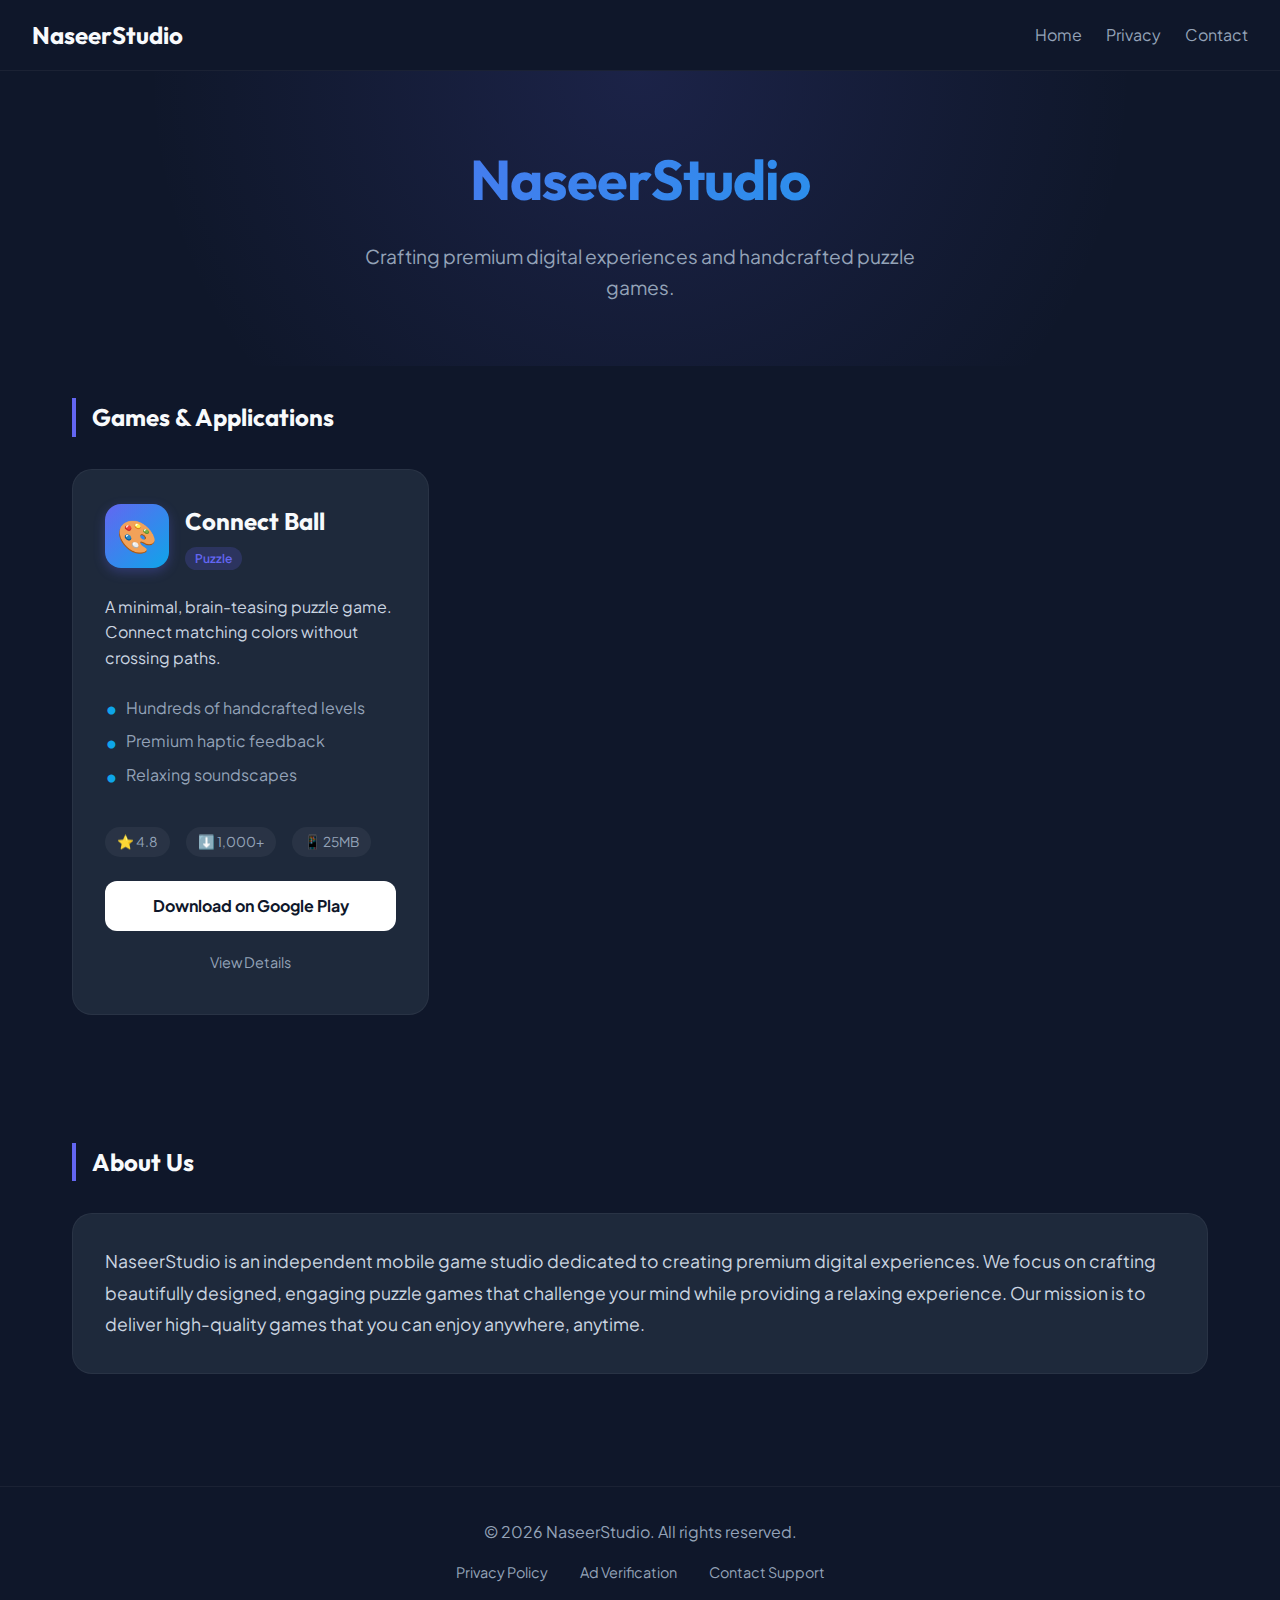
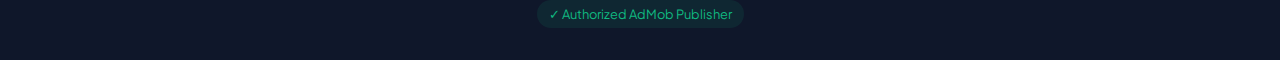
<file: index.html>
<!DOCTYPE html>
<html lang="en">
<head>
    <meta charset="UTF-8">
    <meta name="viewport" content="width=device-width, initial-scale=1.0">
    <title>NaseerStudio | Premium Mobile Games & Apps</title>
    <meta name="description" content="NaseerStudio - Creating premium mobile games and digital experiences. Download Connect Ball and more on Google Play Store.">
    <meta name="keywords" content="mobile games, puzzle games, android games, connect ball, naseerstudio, casual games">
    <meta name="author" content="NaseerStudio">
    <meta name="robots" content="index, follow">
    
    <!-- Canonical URL -->
    <link rel="canonical" href="https://abdalrohman.github.io/naseerstudio/">
    
    <!-- Open Graph / Facebook -->
    <meta property="og:type" content="website">
    <meta property="og:url" content="https://abdalrohman.github.io/naseerstudio/">
    <meta property="og:title" content="NaseerStudio | Premium Mobile Games & Apps">
    <meta property="og:description" content="Crafting premium digital experiences and handcrafted puzzle games. Download our apps on Google Play Store.">
    <meta property="og:image" content="https://abdalrohman.github.io/naseerstudio/assets/studio/og-image.png">
    
    <!-- Twitter -->
    <meta property="twitter:card" content="summary_large_image">
    <meta property="twitter:url" content="https://abdalrohman.github.io/naseerstudio/">
    <meta property="twitter:title" content="NaseerStudio | Premium Mobile Games & Apps">
    <meta property="twitter:description" content="Crafting premium digital experiences and handcrafted puzzle games.">
    <meta property="twitter:image" content="https://abdalrohman.github.io/naseerstudio/assets/studio/og-image.png">
    
    <!-- Favicon -->
    <link rel="icon" type="image/svg+xml" href="data:image/svg+xml,<svg xmlns='http://www.w3.org/2000/svg' viewBox='0 0 100 100'><text y='.9em' font-size='90'>🎮</text></svg>">
    
    <!-- Google Fonts -->
    <link rel="preconnect" href="https://fonts.googleapis.com">
    <link rel="preconnect" href="https://fonts.gstatic.com" crossorigin>
    <link href="https://fonts.googleapis.com/css2?family=Outfit:wght@300;500;700&family=Plus+Jakarta+Sans:wght@400;500;600&display=swap" rel="stylesheet">
    
    <!-- Styles -->
    <link rel="stylesheet" href="css/styles.css">
    
    <!-- Structured Data -->
    <script type="application/ld+json">
    {
        "@context": "https://schema.org",
        "@type": "Organization",
        "name": "NaseerStudio",
        "url": "https://abdalrohman.github.io/naseerstudio",
        "logo": "https://abdalrohman.github.io/naseerstudio/assets/studio/logo.png",
        "description": "Crafting premium digital experiences and handcrafted puzzle games",
        "email": "naseer.studio.official@gmail.com",
        "foundingDate": "2026",
        "sameAs": [
            "https://play.google.com/store/apps/dev?id=YOUR_DEV_ID"
        ],
        "publisher": {
            "@type": "Organization",
            "name": "NaseerStudio"
        }
    }
    </script>
    
    <!-- Google Analytics 4 - DISABLED (not configured yet)
    <script async src="https://www.googletagmanager.com/gtag/js?id=GA_MEASUREMENT_ID"></script>
    <script>
        window.dataLayer = window.dataLayer || [];
        function gtag(){dataLayer.push(arguments);}
        gtag('js', new Date());
        gtag('config', 'GA_MEASUREMENT_ID');
    </script>
    -->
</head>

<body>
    <!-- Navigation -->
    <nav>
        <a href="./" class="nav-logo">NaseerStudio</a>
        <div class="nav-links">
            <a href="./">Home</a>
            <a href="./privacy_policy.html">Privacy</a>
            <a href="mailto:naseer.studio.official@gmail.com">Contact</a>
        </div>
    </nav>

    <!-- Hero Section -->
    <header>
        <h1>NaseerStudio</h1>
        <p class="tagline">Crafting premium digital experiences and handcrafted puzzle games.</p>
    </header>

    <!-- Main Content -->
    <div class="container">
        <h2 class="section-title">Games & Applications</h2>
        
        <!-- Apps Grid - Dynamically Loaded -->
        <div class="games-grid" id="appsGrid">
            <!-- Apps will be loaded dynamically from apps.json -->
            <div class="loading">Loading apps...</div>
        </div>
    </div>

    <!-- About Section -->
    <div class="container" style="margin-top: 4rem;">
        <h2 class="section-title">About Us</h2>
        <div style="background: var(--card-bg); padding: 2rem; border-radius: 20px; border: 1px solid var(--border-color);">
            <p style="color: #cbd5e1; font-size: 1.1rem; line-height: 1.8;">
                NaseerStudio is an independent mobile game studio dedicated to creating premium digital experiences. 
                We focus on crafting beautifully designed, engaging puzzle games that challenge your mind while providing 
                a relaxing experience. Our mission is to deliver high-quality games that you can enjoy anywhere, anytime.
            </p>
        </div>
    </div>

    <!-- Footer -->
    <footer>
        <p>&copy; <span id="year">2026</span> NaseerStudio. All rights reserved.</p>
        <div class="footer-links">
            <a href="privacy_policy.html">Privacy Policy</a>
            <a href="app-ads.txt">Ad Verification</a>
            <a href="mailto:naseer.studio.official@gmail.com">Contact Support</a>
        </div>
        <div class="verified-badge">
            ✓ Authorized AdMob Publisher
        </div>
    </footer>

    <!-- Scripts -->
    <script src="js/app-loader.js"></script>
    <script>
        // Update copyright year dynamically
        document.getElementById('year').textContent = new Date().getFullYear();
        
        // Initialize app loading
        document.addEventListener('DOMContentLoaded', function() {
            AppLoader.renderApps('#appsGrid');
        });
    </script>
</body>
</html>
</file>
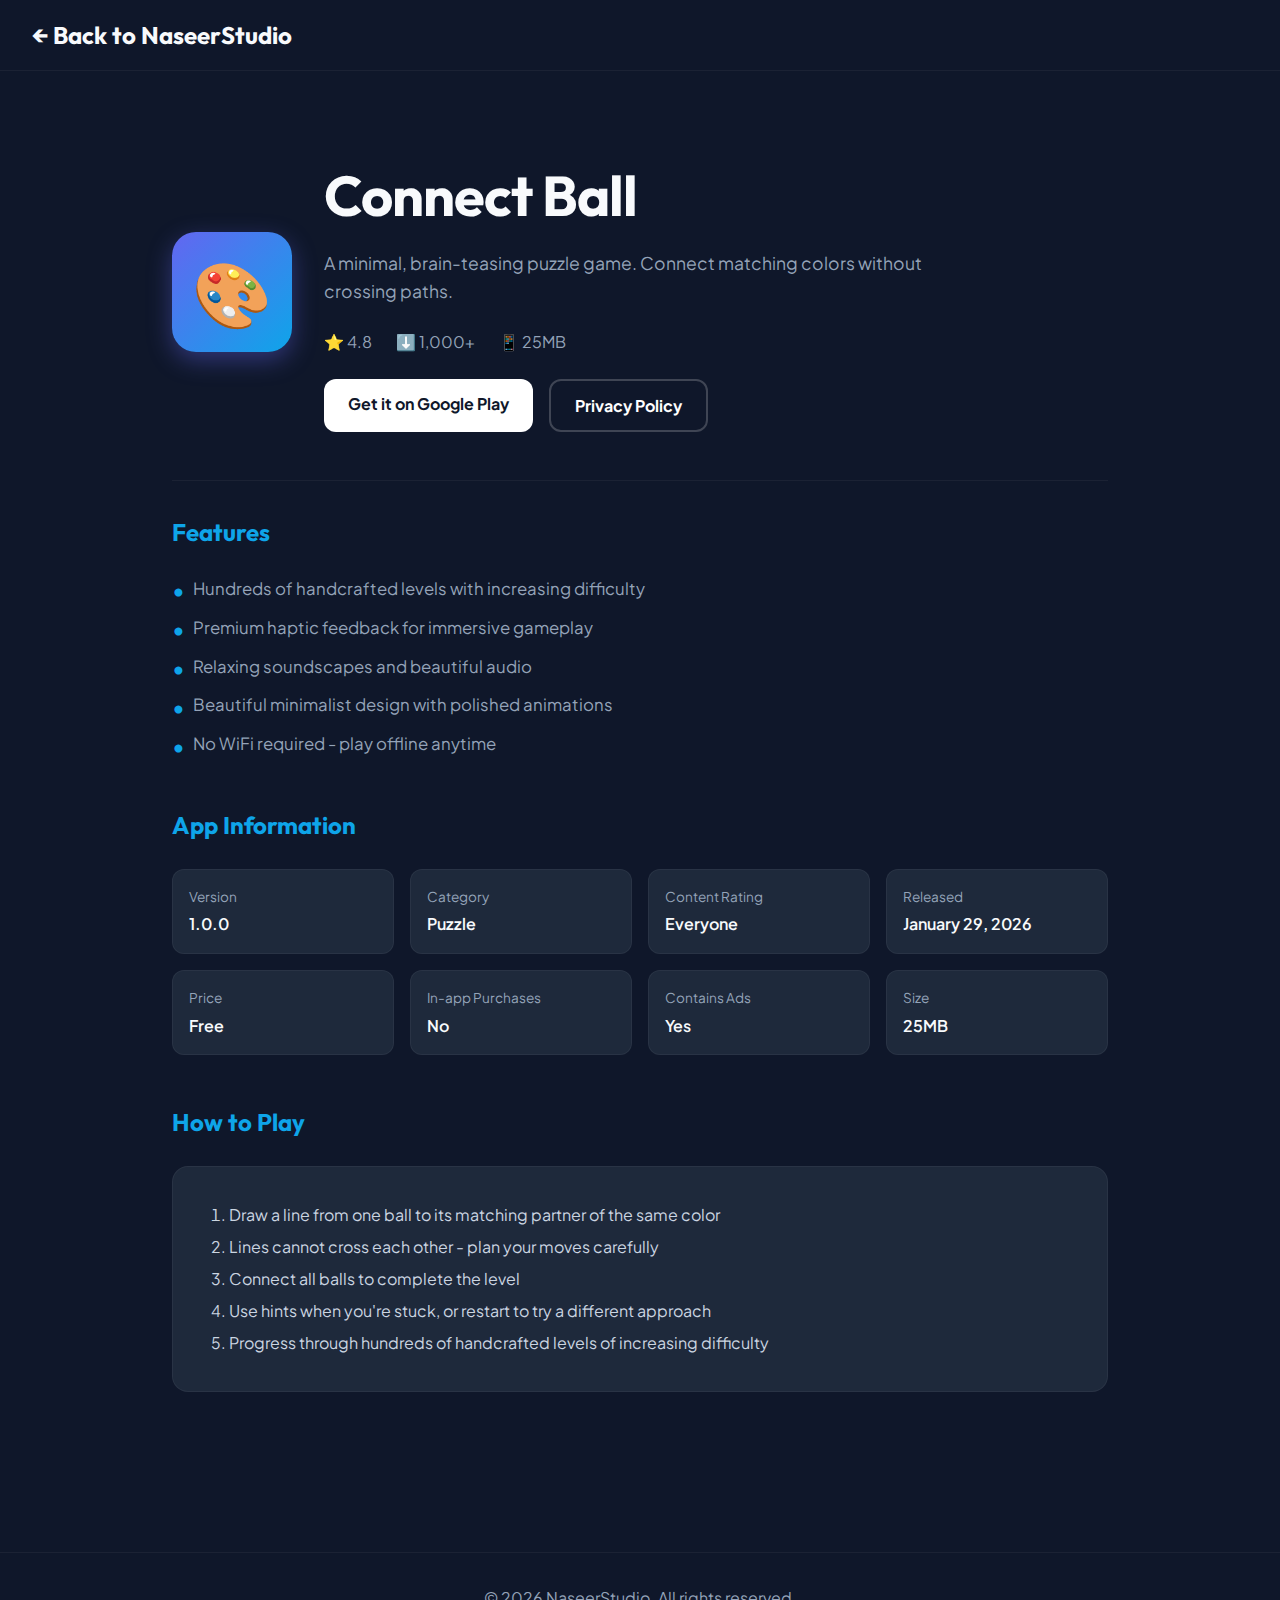
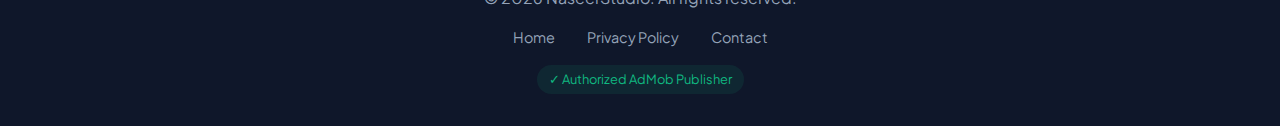
<file: apps/connect-ball/index.html>
<!DOCTYPE html>
<html lang="en">
<head>
    <meta charset="UTF-8">
    <meta name="viewport" content="width=device-width, initial-scale=1.0">
    <title>Connect Ball | NaseerStudio</title>
    <meta name="description" content="Connect Ball - A minimal, brain-teasing puzzle game. Connect matching colors without crossing paths. Download now on Google Play Store.">
    <meta name="keywords" content="connect ball, puzzle game, mobile game, brain teaser, line drawing, naseerstudio">
    <meta name="author" content="NaseerStudio">
    <meta name="robots" content="index, follow">
    
    <!-- Canonical URL -->
    <link rel="canonical" href="https://abdalrohman.github.io/naseerstudio/apps/connect-ball/">
    
    <!-- Open Graph -->
    <meta property="og:type" content="website">
    <meta property="og:url" content="https://abdalrohman.github.io/naseerstudio/apps/connect-ball/">
    <meta property="og:title" content="Connect Ball | Brain-Teasing Puzzle Game">
    <meta property="og:description" content="Connect matching colors without crossing paths. Hundreds of handcrafted levels await!">
    <meta property="og:image" content="https://abdalrohman.github.io/naseerstudio/assets/apps/connect-ball/og-image.png">
    
    <!-- Twitter -->
    <meta property="twitter:card" content="summary_large_image">
    <meta property="twitter:url" content="https://abdalrohman.github.io/naseerstudio/apps/connect-ball/">
    <meta property="twitter:title" content="Connect Ball | Brain-Teasing Puzzle Game">
    <meta property="twitter:description" content="Connect matching colors without crossing paths.">
    <meta property="twitter:image" content="https://abdalrohman.github.io/naseerstudio/assets/apps/connect-ball/og-image.png">
    
    <!-- Favicon -->
    <link rel="icon" type="image/svg+xml" href="data:image/svg+xml,<svg xmlns='http://www.w3.org/2000/svg' viewBox='0 0 100 100'><text y='.9em' font-size='90'>🎨</text></svg>">
    
    <!-- Google Fonts -->
    <link rel="preconnect" href="https://fonts.googleapis.com">
    <link rel="preconnect" href="https://fonts.gstatic.com" crossorigin>
    <link href="https://fonts.googleapis.com/css2?family=Outfit:wght@300;500;700&family=Plus+Jakarta+Sans:wght@400;500;600&display=swap" rel="stylesheet">
    
    <!-- Styles -->
    <link rel="stylesheet" href="../../css/styles.css">
    
    <!-- App Structured Data -->
    <script type="application/ld+json">
    {
        "@context": "https://schema.org",
        "@type": "MobileApplication",
        "name": "Connect Ball",
        "applicationCategory": "GameApplication",
        "operatingSystem": "Android",
        "offers": {
            "@type": "Offer",
            "price": "0",
            "priceCurrency": "USD"
        },
        "aggregateRating": {
            "@type": "AggregateRating",
            "ratingValue": "4.8",
            "ratingCount": "1000"
        },
        "description": "A minimal, brain-teasing puzzle game. Connect matching colors without crossing paths.",
        "downloadUrl": "https://play.google.com/store/apps/details?id=com.naseerstudio.connectball",
        "softwareVersion": "1.0.0",
        "author": {
            "@type": "Organization",
            "name": "NaseerStudio"
        }
    }
    </script>
</head>

<body>
    <!-- Navigation -->
    <nav>
        <a href="/naseerstudio/" class="nav-logo">← Back to NaseerStudio</a>
    </nav>

    <!-- App Detail Container -->
    <div id="appDetail">
        <div class="app-detail">
            <div class="app-hero">
                <div class="app-icon-large">🎨</div>
                <div class="app-info">
                    <h1>Connect Ball</h1>
                    <p class="tagline">A minimal, brain-teasing puzzle game. Connect matching colors without crossing paths.</p>
                    <div class="app-stats">
                        <span class="stat">⭐ 4.8</span>
                        <span class="stat">⬇️ 1,000+</span>
                        <span class="stat">📱 25MB</span>
                    </div>
                    <div class="app-buttons">
                        <a href="https://play.google.com/store/apps/details?id=com.naseerstudio.connectball" class="cta-button" target="_blank" rel="noopener noreferrer">Get it on Google Play</a>
                        <a href="privacy-policy.html" class="cta-button secondary">Privacy Policy</a>
                    </div>
                </div>
            </div>
            
            <div class="app-content">
                <section class="features-section">
                    <h2>Features</h2>
                    <ul class="features-list detailed">
                        <li>Hundreds of handcrafted levels with increasing difficulty</li>
                        <li>Premium haptic feedback for immersive gameplay</li>
                        <li>Relaxing soundscapes and beautiful audio</li>
                        <li>Beautiful minimalist design with polished animations</li>
                        <li>No WiFi required - play offline anytime</li>
                    </ul>
                </section>
                
                <section class="info-section">
                    <h2>App Information</h2>
                    <div class="info-grid">
                        <div class="info-item">
                            <span class="label">Version</span>
                            <span class="value">1.0.0</span>
                        </div>
                        <div class="info-item">
                            <span class="label">Category</span>
                            <span class="value">Puzzle</span>
                        </div>
                        <div class="info-item">
                            <span class="label">Content Rating</span>
                            <span class="value">Everyone</span>
                        </div>
                        <div class="info-item">
                            <span class="label">Released</span>
                            <span class="value">January 29, 2026</span>
                        </div>
                        <div class="info-item">
                            <span class="label">Price</span>
                            <span class="value">Free</span>
                        </div>
                        <div class="info-item">
                            <span class="label">In-app Purchases</span>
                            <span class="value">No</span>
                        </div>
                        <div class="info-item">
                            <span class="label">Contains Ads</span>
                            <span class="value">Yes</span>
                        </div>
                        <div class="info-item">
                            <span class="label">Size</span>
                            <span class="value">25MB</span>
                        </div>
                    </div>
                </section>

                <section class="how-to-play">
                    <h2>How to Play</h2>
                    <div style="background: var(--card-bg); padding: 2rem; border-radius: 16px; border: 1px solid var(--border-color);">
                        <ol style="color: #cbd5e1; padding-left: 1.5rem; line-height: 2;">
                            <li>Draw a line from one ball to its matching partner of the same color</li>
                            <li>Lines cannot cross each other - plan your moves carefully</li>
                            <li>Connect all balls to complete the level</li>
                            <li>Use hints when you're stuck, or restart to try a different approach</li>
                            <li>Progress through hundreds of handcrafted levels of increasing difficulty</li>
                        </ol>
                    </div>
                </section>
            </div>
        </div>
    </div>

    <!-- Footer -->
    <footer>
        <p>&copy; <span id="year">2026</span> NaseerStudio. All rights reserved.</p>
        <div class="footer-links">
            <a href="/naseerstudio/">Home</a>
            <a href="privacy-policy.html">Privacy Policy</a>
            <a href="mailto:naseer.studio.official@gmail.com">Contact</a>
        </div>
        <div class="verified-badge">
            ✓ Authorized AdMob Publisher
        </div>
    </footer>

    <script>
        document.getElementById('year').textContent = new Date().getFullYear();
    </script>
</body>
</html>
</file>
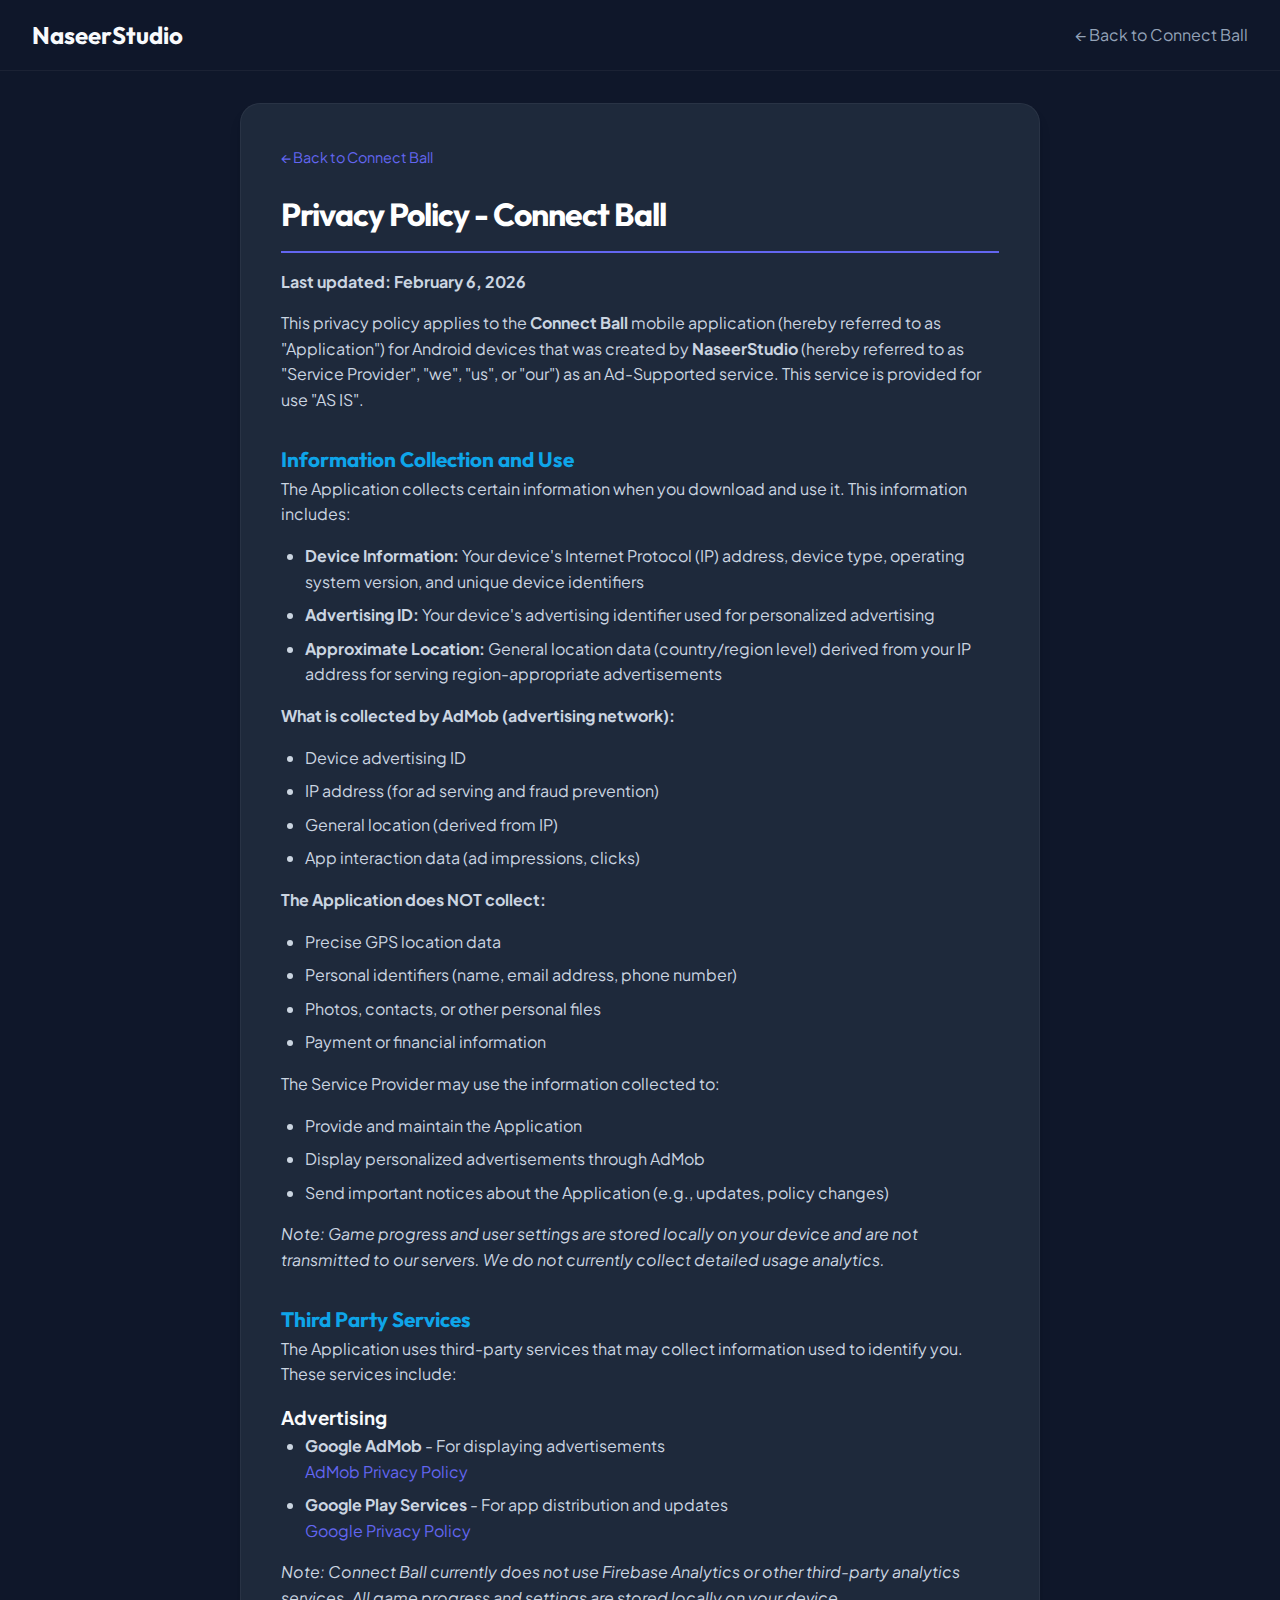
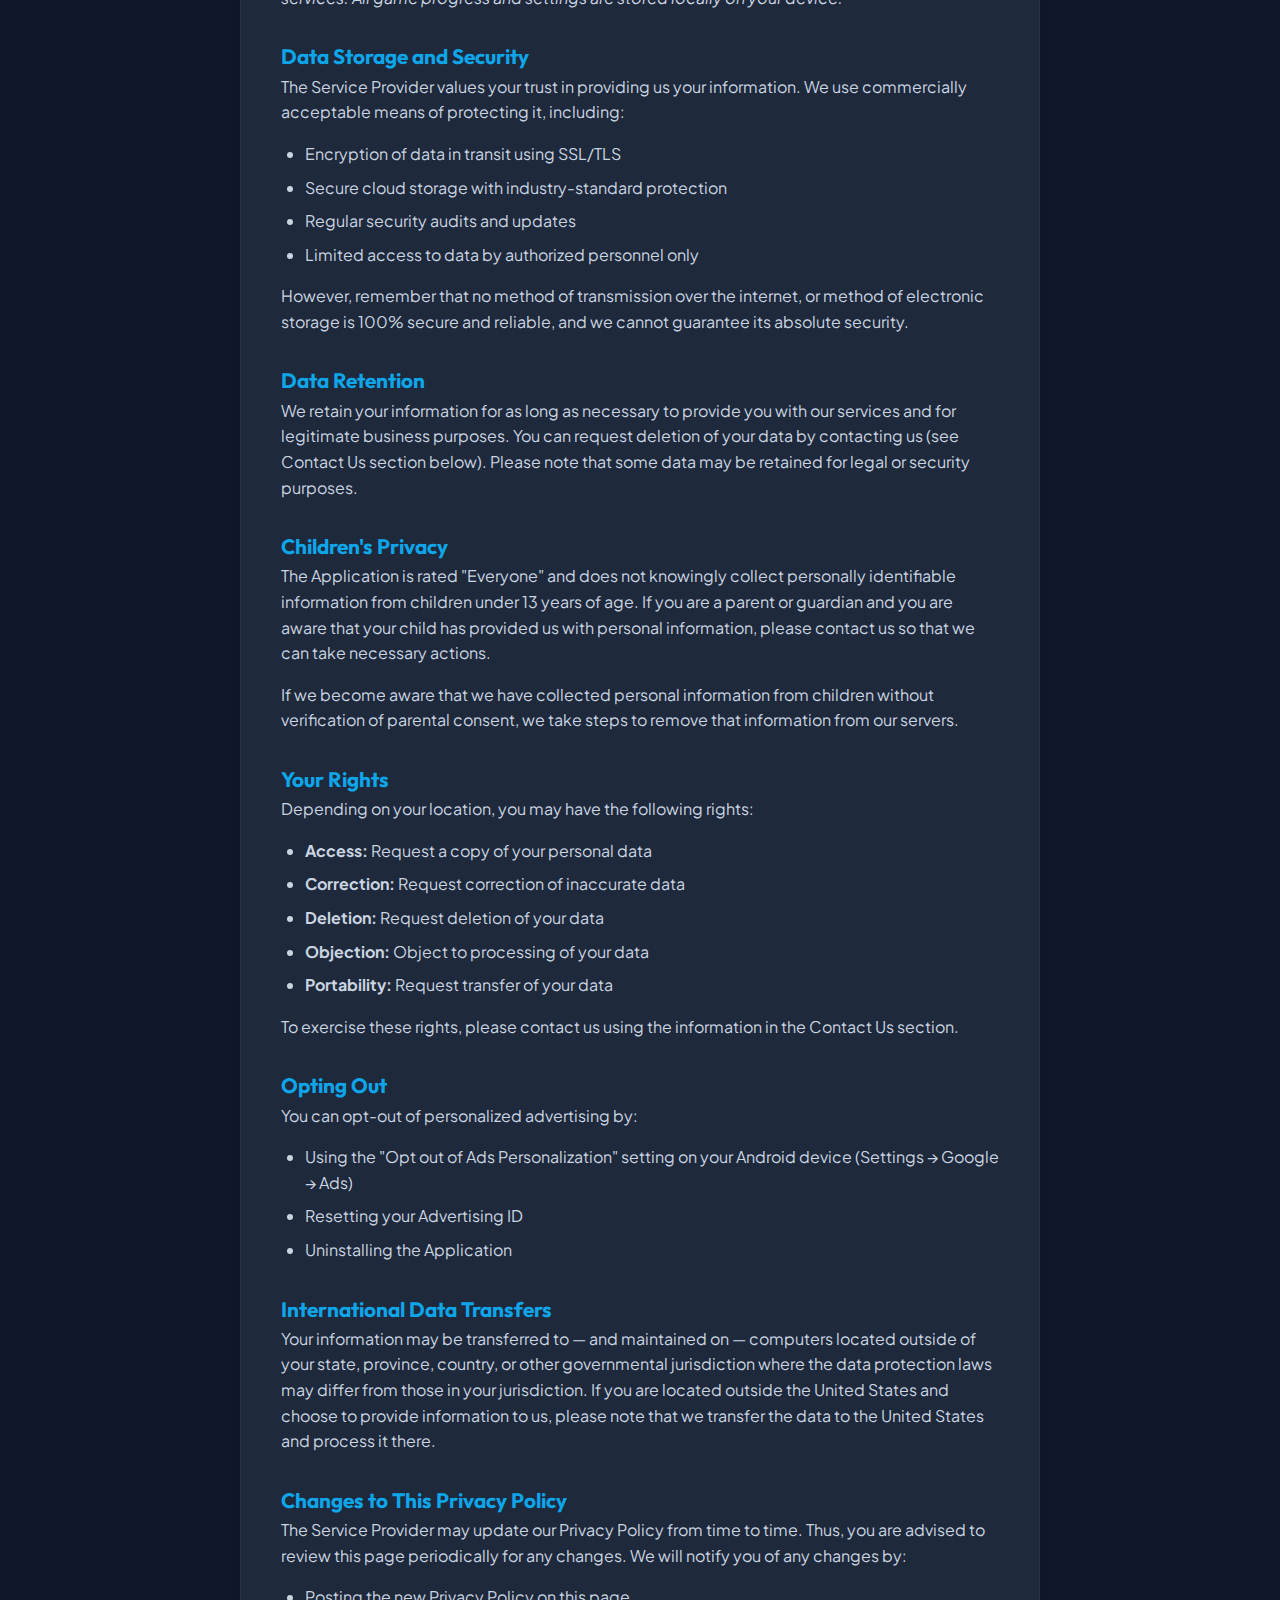
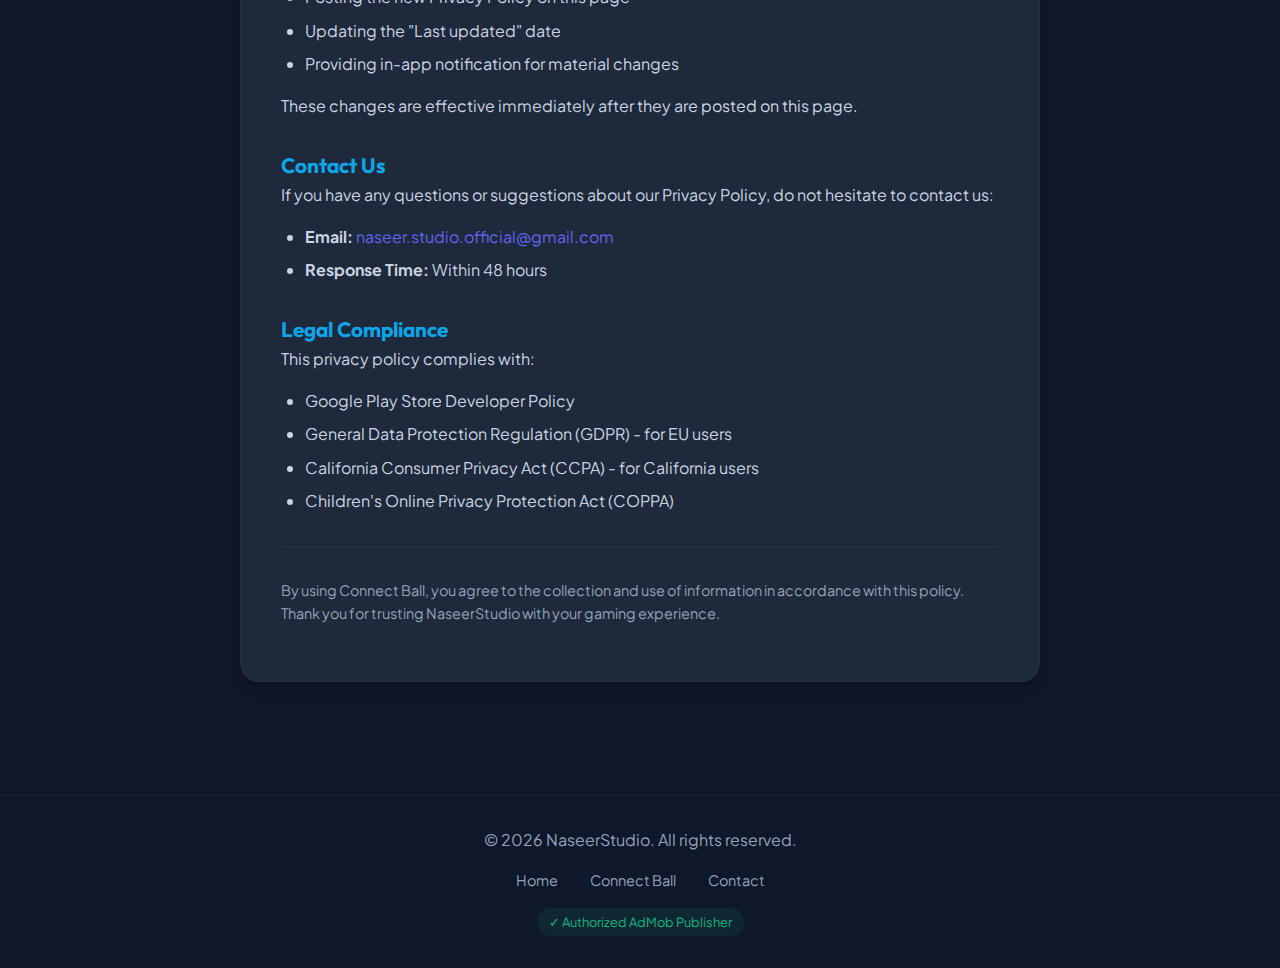
<file: apps/connect-ball/privacy-policy.html>
<!DOCTYPE html>
<html lang="en">
<head>
    <meta charset="UTF-8">
    <meta name="viewport" content="width=device-width, initial-scale=1.0">
    <title>Privacy Policy - Connect Ball | NaseerStudio</title>
    <meta name="description" content="Privacy Policy for Connect Ball mobile game. Learn how we collect, use, and protect your data.">
    <meta name="robots" content="index, follow">
    
    <!-- Canonical URL -->
    <link rel="canonical" href="https://abdalrohman.github.io/naseerstudio/apps/connect-ball/privacy-policy.html">
    
    <!-- Google Fonts -->
    <link rel="preconnect" href="https://fonts.googleapis.com">
    <link rel="preconnect" href="https://fonts.gstatic.com" crossorigin>
    <link href="https://fonts.googleapis.com/css2?family=Outfit:wght@300;500;700&family=Plus+Jakarta+Sans:wght@400;500;600&display=swap" rel="stylesheet">
    
    <!-- Styles -->
    <link rel="stylesheet" href="../../css/styles.css">
</head>

<body>
    <!-- Navigation -->
    <nav>
        <a href="/" class="nav-logo">NaseerStudio</a>
        <div class="nav-links">
            <a href="./">← Back to Connect Ball</a>
        </div>
    </nav>

    <div class="container" style="padding-top: 2rem;">
        <div class="privacy-container">
            <a href="./" class="back-link">← Back to Connect Ball</a>
            
            <h1>Privacy Policy - Connect Ball</h1>
            <p><strong>Last updated: February 6, 2026</strong></p>

            <p>This privacy policy applies to the <strong>Connect Ball</strong> mobile application (hereby referred to as "Application") for Android devices that was created by <strong>NaseerStudio</strong> (hereby referred to as "Service Provider", "we", "us", or "our") as an Ad-Supported service. This service is provided for use "AS IS".</p>

            <h2>Information Collection and Use</h2>
            <p>The Application collects certain information when you download and use it. This information includes:</p>
            <ul>
                <li><strong>Device Information:</strong> Your device's Internet Protocol (IP) address, device type, operating system version, and unique device identifiers</li>
                <li><strong>Advertising ID:</strong> Your device's advertising identifier used for personalized advertising</li>
                <li><strong>Approximate Location:</strong> General location data (country/region level) derived from your IP address for serving region-appropriate advertisements</li>
            </ul>
            
            <p><strong>What is collected by AdMob (advertising network):</strong></p>
            <ul>
                <li>Device advertising ID</li>
                <li>IP address (for ad serving and fraud prevention)</li>
                <li>General location (derived from IP)</li>
                <li>App interaction data (ad impressions, clicks)</li>
            </ul>
            
            <p><strong>The Application does NOT collect:</strong></p>
            <ul>
                <li>Precise GPS location data</li>
                <li>Personal identifiers (name, email address, phone number)</li>
                <li>Photos, contacts, or other personal files</li>
                <li>Payment or financial information</li>
            </ul>

            <p>The Service Provider may use the information collected to:</p>
            <ul>
                <li>Provide and maintain the Application</li>
                <li>Display personalized advertisements through AdMob</li>
                <li>Send important notices about the Application (e.g., updates, policy changes)</li>
            </ul>
            
            <p><em>Note: Game progress and user settings are stored locally on your device and are not transmitted to our servers. We do not currently collect detailed usage analytics.</em></p>

            <h2>Third Party Services</h2>
            <p>The Application uses third-party services that may collect information used to identify you. These services include:</p>
            
            <h3>Advertising</h3>
            <ul>
                <li><strong>Google AdMob</strong> - For displaying advertisements
                    <br><a href="https://support.google.com/admob/answer/6128543?hl=en" target="_blank" rel="noopener noreferrer">AdMob Privacy Policy</a>
                </li>
                <li><strong>Google Play Services</strong> - For app distribution and updates
                    <br><a href="https://www.google.com/policies/privacy/" target="_blank" rel="noopener noreferrer">Google Privacy Policy</a>
                </li>
            </ul>
            
            <p><em>Note: Connect Ball currently does not use Firebase Analytics or other third-party analytics services. All game progress and settings are stored locally on your device.</em></p>

            <h2>Data Storage and Security</h2>
            <p>The Service Provider values your trust in providing us your information. We use commercially acceptable means of protecting it, including:</p>
            <ul>
                <li>Encryption of data in transit using SSL/TLS</li>
                <li>Secure cloud storage with industry-standard protection</li>
                <li>Regular security audits and updates</li>
                <li>Limited access to data by authorized personnel only</li>
            </ul>
            
            <p>However, remember that no method of transmission over the internet, or method of electronic storage is 100% secure and reliable, and we cannot guarantee its absolute security.</p>

            <h2>Data Retention</h2>
            <p>We retain your information for as long as necessary to provide you with our services and for legitimate business purposes. You can request deletion of your data by contacting us (see Contact Us section below). Please note that some data may be retained for legal or security purposes.</p>

            <h2>Children's Privacy</h2>
            <p>The Application is rated "Everyone" and does not knowingly collect personally identifiable information from children under 13 years of age. If you are a parent or guardian and you are aware that your child has provided us with personal information, please contact us so that we can take necessary actions.</p>
            
            <p>If we become aware that we have collected personal information from children without verification of parental consent, we take steps to remove that information from our servers.</p>

            <h2>Your Rights</h2>
            <p>Depending on your location, you may have the following rights:</p>
            <ul>
                <li><strong>Access:</strong> Request a copy of your personal data</li>
                <li><strong>Correction:</strong> Request correction of inaccurate data</li>
                <li><strong>Deletion:</strong> Request deletion of your data</li>
                <li><strong>Objection:</strong> Object to processing of your data</li>
                <li><strong>Portability:</strong> Request transfer of your data</li>
            </ul>
            
            <p>To exercise these rights, please contact us using the information in the Contact Us section.</p>

            <h2>Opting Out</h2>
            <p>You can opt-out of personalized advertising by:</p>
            <ul>
                <li>Using the "Opt out of Ads Personalization" setting on your Android device (Settings → Google → Ads)</li>
                <li>Resetting your Advertising ID</li>
                <li>Uninstalling the Application</li>
            </ul>

            <h2>International Data Transfers</h2>
            <p>Your information may be transferred to — and maintained on — computers located outside of your state, province, country, or other governmental jurisdiction where the data protection laws may differ from those in your jurisdiction. If you are located outside the United States and choose to provide information to us, please note that we transfer the data to the United States and process it there.</p>

            <h2>Changes to This Privacy Policy</h2>
            <p>The Service Provider may update our Privacy Policy from time to time. Thus, you are advised to review this page periodically for any changes. We will notify you of any changes by:</p>
            <ul>
                <li>Posting the new Privacy Policy on this page</li>
                <li>Updating the "Last updated" date</li>
                <li>Providing in-app notification for material changes</li>
            </ul>
            <p>These changes are effective immediately after they are posted on this page.</p>

            <h2>Contact Us</h2>
            <p>If you have any questions or suggestions about our Privacy Policy, do not hesitate to contact us:</p>
            <ul>
                <li><strong>Email:</strong> <a href="mailto:naseer.studio.official@gmail.com">naseer.studio.official@gmail.com</a></li>
                <li><strong>Response Time:</strong> Within 48 hours</li>
            </ul>

            <h2>Legal Compliance</h2>
            <p>This privacy policy complies with:</p>
            <ul>
                <li>Google Play Store Developer Policy</li>
                <li>General Data Protection Regulation (GDPR) - for EU users</li>
                <li>California Consumer Privacy Act (CCPA) - for California users</li>
                <li>Children's Online Privacy Protection Act (COPPA)</li>
            </ul>

            <hr style="border: none; border-top: 1px solid var(--border-color); margin: 2rem 0;">
            
            <p style="font-size: 0.9rem; color: var(--text-muted);">
                By using Connect Ball, you agree to the collection and use of information in accordance with this policy. 
                Thank you for trusting NaseerStudio with your gaming experience.
            </p>
        </div>
    </div>

    <!-- Footer -->
    <footer>
        <p>&copy; <span id="year">2026</span> NaseerStudio. All rights reserved.</p>
        <div class="footer-links">
            <a href="/">Home</a>
            <a href="./">Connect Ball</a>
            <a href="mailto:naseer.studio.official@gmail.com">Contact</a>
        </div>
        <div class="verified-badge">
            ✓ Authorized AdMob Publisher
        </div>
    </footer>

    <script>
        document.getElementById('year').textContent = new Date().getFullYear();
    </script>
</body>
</html>
</file>
<file: css/styles.css>
/**
 * NaseerStudio - Main Stylesheet
 * Modern, responsive design for GitHub Pages
 */

:root {
    --bg-color: #0f172a;
    --card-bg: #1e293b;
    --accent-primary: #6366f1;
    --accent-secondary: #0ea5e9;
    --accent-gradient: linear-gradient(135deg, #6366f1 0%, #0ea5e9 100%);
    --text-main: #f8fafc;
    --text-muted: #94a3b8;
    --text-secondary: #64748b;
    --border-color: rgba(255, 255, 255, 0.05);
    --shadow-sm: 0 1px 2px 0 rgba(0, 0, 0, 0.05);
    --shadow-md: 0 4px 6px -1px rgba(0, 0, 0, 0.1), 0 2px 4px -1px rgba(0, 0, 0, 0.06);
    --shadow-lg: 0 10px 15px -3px rgba(0, 0, 0, 0.1), 0 4px 6px -2px rgba(0, 0, 0, 0.05);
    --shadow-xl: 0 20px 25px -5px rgba(0, 0, 0, 0.1), 0 10px 10px -5px rgba(0, 0, 0, 0.04);
}

* {
    margin: 0;
    padding: 0;
    box-sizing: border-box;
}

html {
    scroll-behavior: smooth;
}

body {
    font-family: 'Plus Jakarta Sans', -apple-system, BlinkMacSystemFont, 'Segoe UI', Roboto, sans-serif;
    background-color: var(--bg-color);
    color: var(--text-main);
    line-height: 1.6;
    overflow-x: hidden;
    min-height: 100vh;
}

/* ===== Header & Hero ===== */
header {
    padding: 4rem 2rem;
    text-align: center;
    background: radial-gradient(circle at 50% 0%, rgba(99, 102, 241, 0.15) 0%, transparent 70%);
}

h1 {
    font-family: 'Outfit', sans-serif;
    font-size: 3.5rem;
    font-weight: 700;
    background: var(--accent-gradient);
    -webkit-background-clip: text;
    -webkit-text-fill-color: transparent;
    background-clip: text;
    margin-bottom: 1rem;
    letter-spacing: -1px;
}

.tagline {
    color: var(--text-muted);
    font-size: 1.2rem;
    max-width: 600px;
    margin: 0 auto;
}

/* ===== Container & Grid ===== */
.container {
    max-width: 1200px;
    margin: 0 auto;
    padding: 2rem;
}

.section-title {
    font-family: 'Outfit', sans-serif;
    font-size: 1.5rem;
    margin-bottom: 2rem;
    padding-left: 1rem;
    border-left: 4px solid var(--accent-primary);
}

.games-grid {
    display: grid;
    grid-template-columns: repeat(auto-fill, minmax(350px, 1fr));
    gap: 2rem;
}

/* ===== Game Cards ===== */
.game-card {
    background: var(--card-bg);
    border-radius: 20px;
    padding: 2rem;
    transition: all 0.3s ease;
    position: relative;
    overflow: hidden;
    border: 1px solid var(--border-color);
    display: flex;
    flex-direction: column;
}

.game-card::before {
    content: '';
    position: absolute;
    top: 0;
    left: 0;
    width: 100%;
    height: 4px;
    background: var(--accent-gradient);
    opacity: 0;
    transition: opacity 0.3s ease;
}

.game-card:hover {
    transform: translateY(-5px);
    box-shadow: var(--shadow-xl);
}

.game-card:hover::before {
    opacity: 1;
}

.card-header {
    display: flex;
    align-items: center;
    margin-bottom: 1.5rem;
}

.app-icon {
    width: 64px;
    height: 64px;
    background: var(--accent-gradient);
    border-radius: 16px;
    display: flex;
    align-items: center;
    justify-content: center;
    font-size: 2rem;
    margin-right: 1rem;
    box-shadow: 0 4px 12px rgba(99, 102, 241, 0.3);
    flex-shrink: 0;
}

.app-icon-large {
    width: 120px;
    height: 120px;
    background: var(--accent-gradient);
    border-radius: 24px;
    display: flex;
    align-items: center;
    justify-content: center;
    font-size: 4rem;
    box-shadow: 0 8px 24px rgba(99, 102, 241, 0.4);
}

.card-title h3 {
    font-family: 'Outfit', sans-serif;
    font-size: 1.5rem;
    margin-bottom: 0.25rem;
}

.version-badge {
    background: rgba(99, 102, 241, 0.2);
    color: var(--accent-primary);
    padding: 4px 10px;
    border-radius: 20px;
    font-size: 0.75rem;
    font-weight: 600;
}

/* ===== Features List ===== */
.features-list {
    list-style: none;
    margin-bottom: 2rem;
}

.features-list li {
    margin-bottom: 0.5rem;
    color: var(--text-muted);
    display: flex;
    align-items: center;
}

.features-list li::before {
    content: '•';
    color: var(--accent-secondary);
    font-size: 1.5rem;
    line-height: 0;
    margin-right: 0.5rem;
}

.features-list.detailed li {
    margin-bottom: 0.75rem;
    font-size: 1.05rem;
}

/* ===== Buttons ===== */
.cta-button {
    display: block;
    text-align: center;
    background: white;
    color: var(--bg-color);
    padding: 12px 24px;
    border-radius: 12px;
    text-decoration: none;
    font-weight: 700;
    transition: all 0.2s ease;
    border: none;
    cursor: pointer;
    margin-bottom: 0.75rem;
}

.cta-button:hover {
    background: var(--accent-secondary);
    color: white;
}

.cta-button.secondary {
    background: transparent;
    color: white;
    border: 2px solid rgba(255, 255, 255, 0.2);
}

.cta-button.secondary:hover {
    background: rgba(255, 255, 255, 0.1);
    border-color: rgba(255, 255, 255, 0.4);
}

.secondary-button {
    display: block;
    text-align: center;
    background: transparent;
    color: var(--text-muted);
    padding: 8px;
    border-radius: 8px;
    text-decoration: none;
    font-size: 0.9rem;
    transition: all 0.2s ease;
}

.secondary-button:hover {
    color: var(--accent-primary);
}

/* ===== App Meta ===== */
.app-meta {
    display: flex;
    gap: 1rem;
    margin-bottom: 1.5rem;
    flex-wrap: wrap;
}

.meta-item {
    background: rgba(255, 255, 255, 0.05);
    padding: 4px 12px;
    border-radius: 20px;
    font-size: 0.85rem;
    color: var(--text-muted);
}

/* ===== Coming Soon Card ===== */
.game-card.coming-soon {
    opacity: 0.7;
    border: 1px dashed var(--border-color);
    background: transparent;
}

.game-card.coming-soon:hover {
    transform: none;
    box-shadow: none;
}

/* ===== App Detail Page ===== */
.app-detail {
    max-width: 1000px;
    margin: 0 auto;
    padding: 2rem;
}

.app-hero {
    display: flex;
    gap: 2rem;
    align-items: center;
    padding: 3rem 0;
    border-bottom: 1px solid var(--border-color);
    margin-bottom: 2rem;
}

.app-info h1 {
    background: none;
    -webkit-text-fill-color: inherit;
    color: var(--text-main);
    margin-bottom: 0.5rem;
}

.app-info .tagline {
    font-size: 1.1rem;
    margin-bottom: 1.5rem;
}

.app-stats {
    display: flex;
    gap: 1.5rem;
    margin-bottom: 1.5rem;
}

.stat {
    font-size: 1rem;
    color: var(--text-muted);
}

.app-buttons {
    display: flex;
    gap: 1rem;
    flex-wrap: wrap;
}

.app-buttons .cta-button {
    margin-bottom: 0;
}

.app-content section {
    margin-bottom: 3rem;
}

.app-content h2 {
    font-family: 'Outfit', sans-serif;
    color: var(--accent-secondary);
    margin-bottom: 1.5rem;
    font-size: 1.5rem;
}

/* ===== Info Grid ===== */
.info-grid {
    display: grid;
    grid-template-columns: repeat(auto-fill, minmax(200px, 1fr));
    gap: 1rem;
}

.info-item {
    background: var(--card-bg);
    padding: 1rem;
    border-radius: 12px;
    border: 1px solid var(--border-color);
}

.info-item .label {
    display: block;
    color: var(--text-muted);
    font-size: 0.85rem;
    margin-bottom: 0.25rem;
}

.info-item .value {
    display: block;
    color: var(--text-main);
    font-weight: 600;
}

/* ===== Footer ===== */
footer {
    margin-top: 5rem;
    padding: 2rem;
    text-align: center;
    border-top: 1px solid var(--border-color);
    color: var(--text-muted);
}

.footer-links {
    margin-top: 1rem;
    display: flex;
    justify-content: center;
    gap: 2rem;
    flex-wrap: wrap;
}

.footer-links a {
    color: var(--text-muted);
    text-decoration: none;
    font-size: 0.9rem;
    transition: color 0.2s ease;
}

.footer-links a:hover {
    color: var(--accent-primary);
}

.verified-badge {
    display: inline-flex;
    align-items: center;
    background: rgba(16, 185, 129, 0.1);
    color: #10b981;
    padding: 4px 12px;
    border-radius: 100px;
    font-size: 0.8rem;
    margin-top: 1rem;
}

/* ===== Privacy Policy Page ===== */
.privacy-container {
    max-width: 800px;
    margin: 0 auto;
    background: var(--card-bg);
    padding: 40px;
    border-radius: 20px;
    box-shadow: var(--shadow-lg);
    border: 1px solid var(--border-color);
}

.privacy-container h1 {
    background: none;
    -webkit-text-fill-color: inherit;
    color: white;
    border-bottom: 2px solid var(--accent-primary);
    padding-bottom: 10px;
    font-size: 2rem;
}

.privacy-container h2 {
    font-family: 'Outfit', sans-serif;
    color: var(--accent-secondary);
    margin-top: 30px;
    font-size: 1.3rem;
}

.privacy-container p, .privacy-container ul {
    color: #cbd5e1;
    margin-bottom: 1rem;
}

.privacy-container ul {
    padding-left: 1.5rem;
}

.privacy-container li {
    margin-bottom: 0.5rem;
}

.privacy-container a {
    color: var(--accent-primary);
    text-decoration: none;
}

.privacy-container a:hover {
    text-decoration: underline;
}

.back-link {
    display: inline-block;
    margin-bottom: 20px;
    color: var(--text-muted);
    font-size: 0.9rem;
    text-decoration: none;
    transition: color 0.2s ease;
}

.back-link:hover {
    color: var(--accent-primary);
}

/* ===== 404 Page ===== */
.error-page {
    text-align: center;
    padding: 5rem 2rem;
}

.error-code {
    font-size: 6rem;
    font-weight: 700;
    background: var(--accent-gradient);
    -webkit-background-clip: text;
    -webkit-text-fill-color: transparent;
    background-clip: text;
    margin-bottom: 1rem;
}

.error-message {
    font-size: 1.5rem;
    color: var(--text-muted);
    margin-bottom: 2rem;
}

/* ===== Navigation ===== */
nav {
    padding: 1rem 2rem;
    display: flex;
    justify-content: space-between;
    align-items: center;
    border-bottom: 1px solid var(--border-color);
}

.nav-logo {
    font-family: 'Outfit', sans-serif;
    font-size: 1.5rem;
    font-weight: 700;
    color: var(--text-main);
    text-decoration: none;
}

.nav-links {
    display: flex;
    gap: 1.5rem;
}

.nav-links a {
    color: var(--text-muted);
    text-decoration: none;
    transition: color 0.2s ease;
}

.nav-links a:hover {
    color: var(--text-main);
}

/* ===== Responsive ===== */
@media (max-width: 768px) {
    h1 {
        font-size: 2.5rem;
    }
    
    .games-grid {
        grid-template-columns: 1fr;
    }
    
    .app-hero {
        flex-direction: column;
        text-align: center;
    }
    
    .app-stats {
        justify-content: center;
    }
    
    .app-buttons {
        justify-content: center;
    }
    
    .privacy-container {
        padding: 20px;
    }
    
    .footer-links {
        flex-direction: column;
        gap: 1rem;
    }
}

@media (max-width: 480px) {
    .container {
        padding: 1rem;
    }
    
    header {
        padding: 2rem 1rem;
    }
    
    h1 {
        font-size: 2rem;
    }
    
    .game-card {
        padding: 1.5rem;
    }
}
</file>
